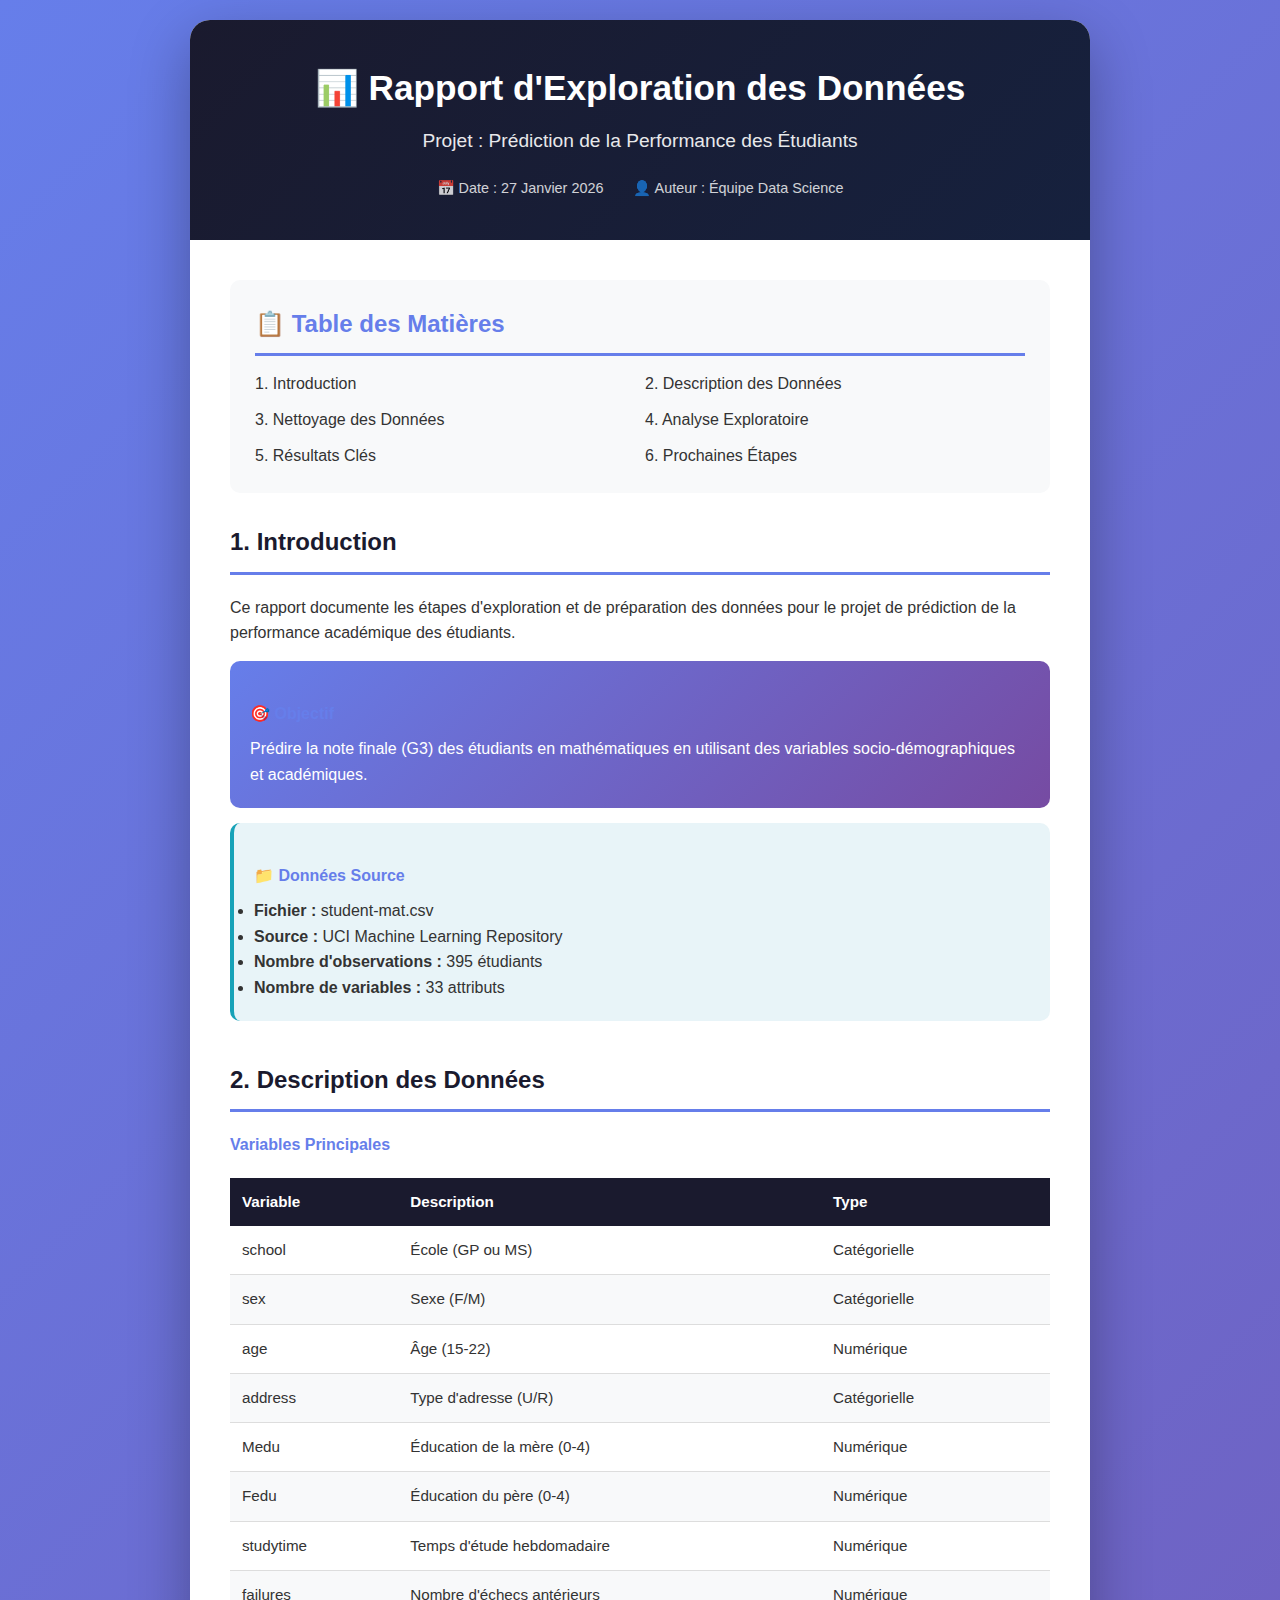
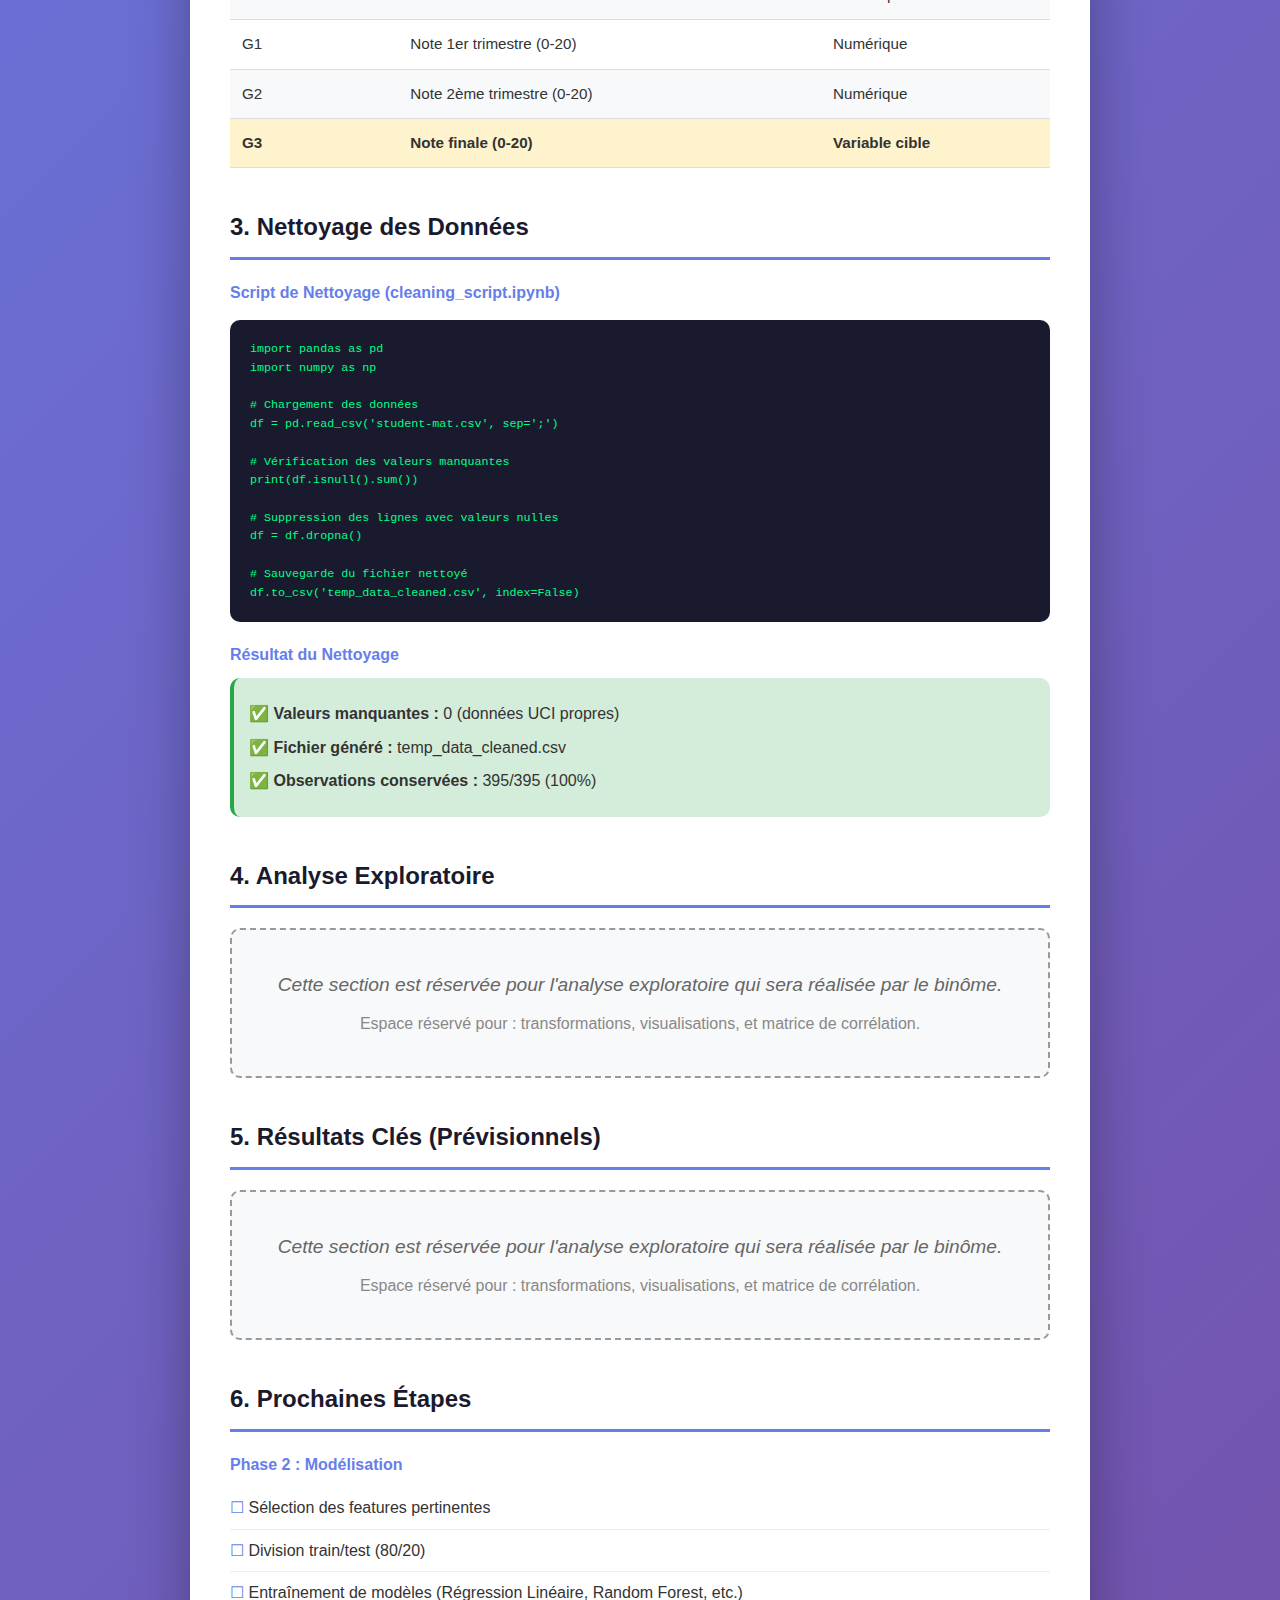
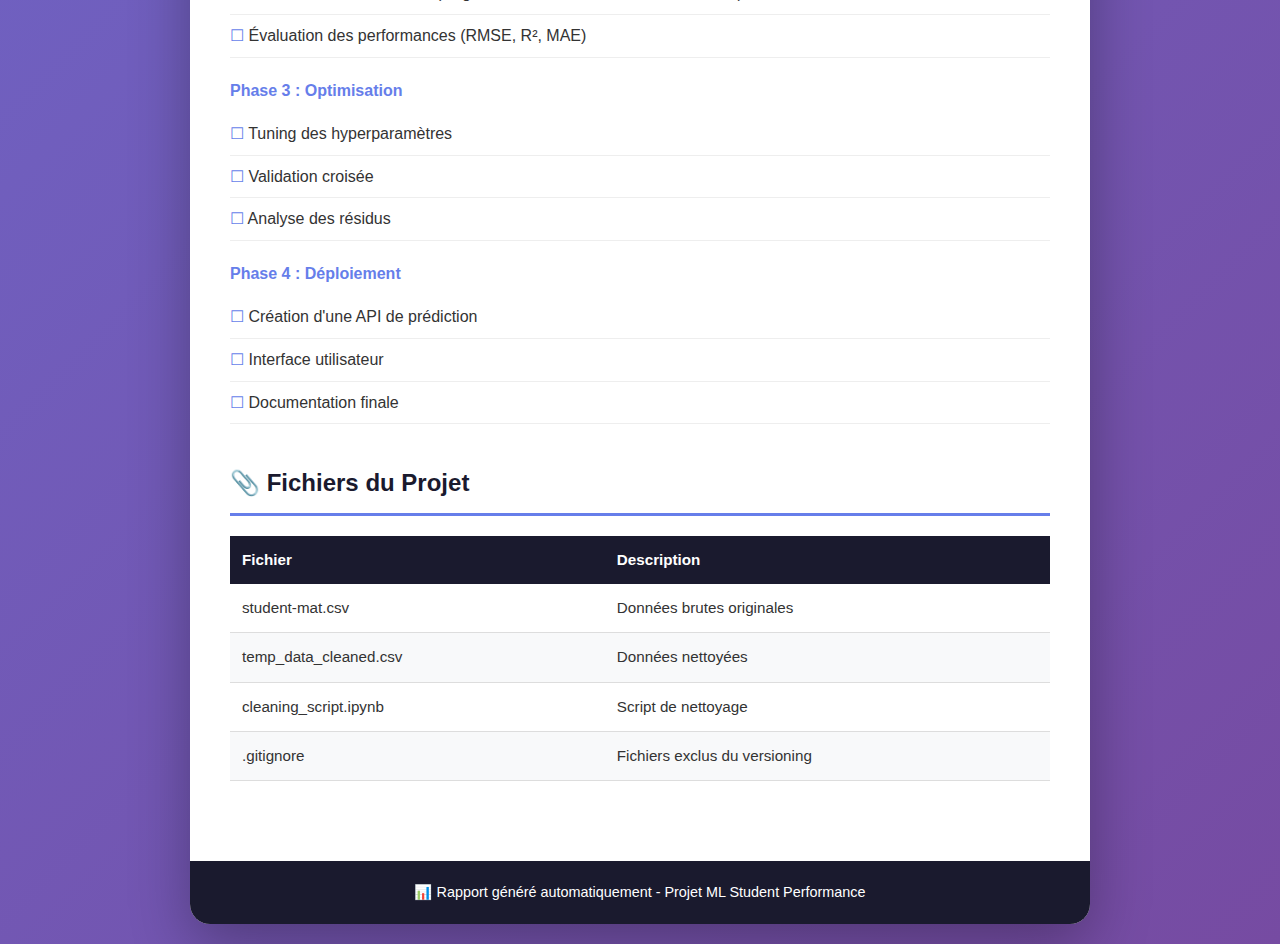
<file: rapport_exploration_donnees.html>
<!DOCTYPE html>
<html lang="fr">

<head>
    <meta charset="UTF-8">
    <meta name="viewport" content="width=device-width, initial-scale=1.0">
    <title>Rapport d'Exploration des Données - Prédiction Performance Étudiants</title>
    <style>
        * {
            margin: 0;
            padding: 0;
            box-sizing: border-box;
        }

        body {
            font-family: 'Segoe UI', Tahoma, Geneva, Verdana, sans-serif;
            line-height: 1.6;
            color: #333;
            background: linear-gradient(135deg, #667eea 0%, #764ba2 100%);
            min-height: 100vh;
            padding: 20px;
        }

        .container {
            max-width: 900px;
            margin: 0 auto;
            background: white;
            border-radius: 20px;
            box-shadow: 0 20px 60px rgba(0, 0, 0, 0.3);
            overflow: hidden;
        }

        header {
            background: linear-gradient(135deg, #1a1a2e 0%, #16213e 100%);
            color: white;
            padding: 40px;
            text-align: center;
        }

        header h1 {
            font-size: 2.2em;
            margin-bottom: 10px;
        }

        header h2 {
            font-weight: 300;
            opacity: 0.9;
            font-size: 1.2em;
        }

        .meta-info {
            display: flex;
            justify-content: center;
            gap: 30px;
            margin-top: 20px;
            font-size: 0.9em;
            opacity: 0.8;
        }

        main {
            padding: 40px;
        }

        .toc {
            background: #f8f9fa;
            padding: 25px;
            border-radius: 10px;
            margin-bottom: 30px;
        }

        .toc h3 {
            color: #667eea;
            margin-bottom: 15px;
        }

        .toc ul {
            list-style: none;
            display: grid;
            grid-template-columns: repeat(2, 1fr);
            gap: 10px;
        }

        .toc a {
            color: #333;
            text-decoration: none;
            transition: color 0.3s;
        }

        .toc a:hover {
            color: #667eea;
        }

        section {
            margin-bottom: 40px;
        }

        h3 {
            color: #1a1a2e;
            font-size: 1.5em;
            margin-bottom: 20px;
            padding-bottom: 10px;
            border-bottom: 3px solid #667eea;
        }

        h4 {
            color: #667eea;
            margin: 20px 0 10px;
        }

        .objective-box {
            background: linear-gradient(135deg, #667eea 0%, #764ba2 100%);
            color: white;
            padding: 20px;
            border-radius: 10px;
            margin: 15px 0;
        }

        .data-box {
            background: #e8f4f8;
            padding: 20px;
            border-radius: 10px;
            border-left: 4px solid #17a2b8;
        }

        table {
            width: 100%;
            border-collapse: collapse;
            margin: 20px 0;
            font-size: 0.95em;
        }

        th {
            background: #1a1a2e;
            color: white;
            padding: 12px;
            text-align: left;
        }

        td {
            padding: 12px;
            border-bottom: 1px solid #ddd;
        }

        tr:nth-child(even) {
            background: #f8f9fa;
        }

        tr:hover {
            background: #e8f4f8;
        }

        .code-block {
            background: #1a1a2e;
            color: #00ff88;
            padding: 20px;
            border-radius: 10px;
            overflow-x: auto;
            font-family: 'Consolas', monospace;
            font-size: 0.9em;
            margin: 15px 0;
        }

        .success-list {
            list-style: none;
            padding: 15px;
            background: #d4edda;
            border-radius: 10px;
            border-left: 4px solid #28a745;
        }

        .success-list li {
            margin: 8px 0;
        }

        .success-list li::before {
            content: "✅ ";
        }

        .correlation-positive {
            background: #ffebee;
            border-left: 4px solid #e74c3c;
            padding: 15px;
            border-radius: 0 10px 10px 0;
            margin: 15px 0;
        }

        .correlation-negative {
            background: #e3f2fd;
            border-left: 4px solid #2196f3;
            padding: 15px;
            border-radius: 0 10px 10px 0;
            margin: 15px 0;
        }

        .factors-grid {
            display: grid;
            grid-template-columns: repeat(2, 1fr);
            gap: 20px;
            margin: 20px 0;
        }

        .factor-card {
            padding: 20px;
            border-radius: 10px;
        }

        .factor-card.positive {
            background: linear-gradient(135deg, #28a745 0%, #20c997 100%);
            color: white;
        }

        .factor-card.negative {
            background: linear-gradient(135deg, #dc3545 0%, #fd7e14 100%);
            color: white;
        }

        .factor-card h4 {
            color: white;
            margin-bottom: 10px;
        }

        .factor-card ol {
            margin-left: 20px;
        }

        .checklist {
            list-style: none;
        }

        .checklist li {
            padding: 8px 0;
            border-bottom: 1px solid #eee;
        }

        .checklist li::before {
            content: "☐ ";
            color: #667eea;
        }

        footer {
            background: #1a1a2e;
            color: white;
            text-align: center;
            padding: 20px;
            font-size: 0.9em;
        }

        @media (max-width: 768px) {

            .toc ul,
            .factors-grid {
                grid-template-columns: 1fr;
            }

            header h1 {
                font-size: 1.5em;
            }

            .meta-info {
                flex-direction: column;
                gap: 10px;
            }
        }
    </style>
</head>

<body>
    <div class="container">
        <header>
            <h1>📊 Rapport d'Exploration des Données</h1>
            <h2>Projet : Prédiction de la Performance des Étudiants</h2>
            <div class="meta-info">
                <span>📅 Date : 27 Janvier 2026</span>
                <span>👤 Auteur : Équipe Data Science</span>
            </div>
        </header>

        <main>
            <nav class="toc">
                <h3>📋 Table des Matières</h3>
                <ul>
                    <li><a href="#intro">1. Introduction</a></li>
                    <li><a href="#description">2. Description des Données</a></li>
                    <li><a href="#nettoyage">3. Nettoyage des Données</a></li>
                    <li><a href="#analyse">4. Analyse Exploratoire</a></li>
                    <li><a href="#resultats">5. Résultats Clés</a></li>
                    <li><a href="#etapes">6. Prochaines Étapes</a></li>
                </ul>
            </nav>

            <section id="intro">
                <h3>1. Introduction</h3>
                <p>Ce rapport documente les étapes d'exploration et de préparation des données pour le projet de
                    prédiction de la performance académique des étudiants.</p>

                <div class="objective-box">
                    <h4>🎯 Objectif</h4>
                    <p>Prédire la note finale (G3) des étudiants en mathématiques en utilisant des variables
                        socio-démographiques et académiques.</p>
                </div>

                <div class="data-box">
                    <h4>📁 Données Source</h4>
                    <ul>
                        <li><strong>Fichier :</strong> student-mat.csv</li>
                        <li><strong>Source :</strong> UCI Machine Learning Repository</li>
                        <li><strong>Nombre d'observations :</strong> 395 étudiants</li>
                        <li><strong>Nombre de variables :</strong> 33 attributs</li>
                    </ul>
                </div>
            </section>

            <section id="description">
                <h3>2. Description des Données</h3>
                <h4>Variables Principales</h4>
                <table>
                    <thead>
                        <tr>
                            <th>Variable</th>
                            <th>Description</th>
                            <th>Type</th>
                        </tr>
                    </thead>
                    <tbody>
                        <tr>
                            <td>school</td>
                            <td>École (GP ou MS)</td>
                            <td>Catégorielle</td>
                        </tr>
                        <tr>
                            <td>sex</td>
                            <td>Sexe (F/M)</td>
                            <td>Catégorielle</td>
                        </tr>
                        <tr>
                            <td>age</td>
                            <td>Âge (15-22)</td>
                            <td>Numérique</td>
                        </tr>
                        <tr>
                            <td>address</td>
                            <td>Type d'adresse (U/R)</td>
                            <td>Catégorielle</td>
                        </tr>
                        <tr>
                            <td>Medu</td>
                            <td>Éducation de la mère (0-4)</td>
                            <td>Numérique</td>
                        </tr>
                        <tr>
                            <td>Fedu</td>
                            <td>Éducation du père (0-4)</td>
                            <td>Numérique</td>
                        </tr>
                        <tr>
                            <td>studytime</td>
                            <td>Temps d'étude hebdomadaire</td>
                            <td>Numérique</td>
                        </tr>
                        <tr>
                            <td>failures</td>
                            <td>Nombre d'échecs antérieurs</td>
                            <td>Numérique</td>
                        </tr>
                        <tr>
                            <td>G1</td>
                            <td>Note 1er trimestre (0-20)</td>
                            <td>Numérique</td>
                        </tr>
                        <tr>
                            <td>G2</td>
                            <td>Note 2ème trimestre (0-20)</td>
                            <td>Numérique</td>
                        </tr>
                        <tr style="background: #fff3cd;">
                            <td><strong>G3</strong></td>
                            <td><strong>Note finale (0-20)</strong></td>
                            <td><strong>Variable cible</strong></td>
                        </tr>
                    </tbody>
                </table>
            </section>

            <section id="nettoyage">
                <h3>3. Nettoyage des Données</h3>
                <h4>Script de Nettoyage (cleaning_script.ipynb)</h4>
                <div class="code-block">
                    <pre>import pandas as pd
import numpy as np

# Chargement des données
df = pd.read_csv('student-mat.csv', sep=';')

# Vérification des valeurs manquantes
print(df.isnull().sum())

# Suppression des lignes avec valeurs nulles
df = df.dropna()

# Sauvegarde du fichier nettoyé
df.to_csv('temp_data_cleaned.csv', index=False)</pre>
                </div>

                <h4>Résultat du Nettoyage</h4>
                <ul class="success-list">
                    <li><strong>Valeurs manquantes :</strong> 0 (données UCI propres)</li>
                    <li><strong>Fichier généré :</strong> temp_data_cleaned.csv</li>
                    <li><strong>Observations conservées :</strong> 395/395 (100%)</li>
                </ul>
            </section>

            <section id="analyse">
                <h3>4. Analyse Exploratoire</h3>

                <div
                    style="padding: 40px; text-align: center; background: #f8f9fa; border: 2px dashed #999; border-radius: 10px;">
                    <p style="font-size: 1.2em; color: #666;"><em>Cette section est réservée pour l'analyse exploratoire
                            qui sera réalisée par le binôme.</em></p>
                    <p style="margin-top: 10px; color: #888;">Espace réservé pour : transformations, visualisations, et
                        matrice de corrélation.</p>
                </div>
            </section>

            <section id="resultats">
                <h3>5. Résultats Clés (Prévisionnels)</h3>
                
                <div
                    style="padding: 40px; text-align: center; background: #f8f9fa; border: 2px dashed #999; border-radius: 10px;">
                    <p style="font-size: 1.2em; color: #666;"><em>Cette section est réservée pour l'analyse exploratoire
                            qui sera réalisée par le binôme.</em></p>
                    <p style="margin-top: 10px; color: #888;">Espace réservé pour : transformations, visualisations, et
                        matrice de corrélation.</p>
                </div>
            </section>

            <section id="etapes">
                <h3>6. Prochaines Étapes</h3>

                <h4>Phase 2 : Modélisation</h4>
                <ul class="checklist">
                    <li>Sélection des features pertinentes</li>
                    <li>Division train/test (80/20)</li>
                    <li>Entraînement de modèles (Régression Linéaire, Random Forest, etc.)</li>
                    <li>Évaluation des performances (RMSE, R², MAE)</li>
                </ul>

                <h4>Phase 3 : Optimisation</h4>
                <ul class="checklist">
                    <li>Tuning des hyperparamètres</li>
                    <li>Validation croisée</li>
                    <li>Analyse des résidus</li>
                </ul>

                <h4>Phase 4 : Déploiement</h4>
                <ul class="checklist">
                    <li>Création d'une API de prédiction</li>
                    <li>Interface utilisateur</li>
                    <li>Documentation finale</li>
                </ul>
            </section>

            <section>
                <h3>📎 Fichiers du Projet</h3>
                <table>
                    <thead>
                        <tr>
                            <th>Fichier</th>
                            <th>Description</th>
                        </tr>
                    </thead>
                    <tbody>
                        <tr>
                            <td>student-mat.csv</td>
                            <td>Données brutes originales</td>
                        </tr>
                        <tr>
                            <td>temp_data_cleaned.csv</td>
                            <td>Données nettoyées</td>
                        </tr>
                        <tr>
                            <td>cleaning_script.ipynb</td>
                            <td>Script de nettoyage</td>
                        </tr>
                        <tr>
                            <td>.gitignore</td>
                            <td>Fichiers exclus du versioning</td>
                        </tr>
                    </tbody>
                </table>
            </section>
        </main>

        <footer>
            <p>📊 Rapport généré automatiquement - Projet ML Student Performance</p>
        </footer>
    </div>
</body>

</html>
</file>
